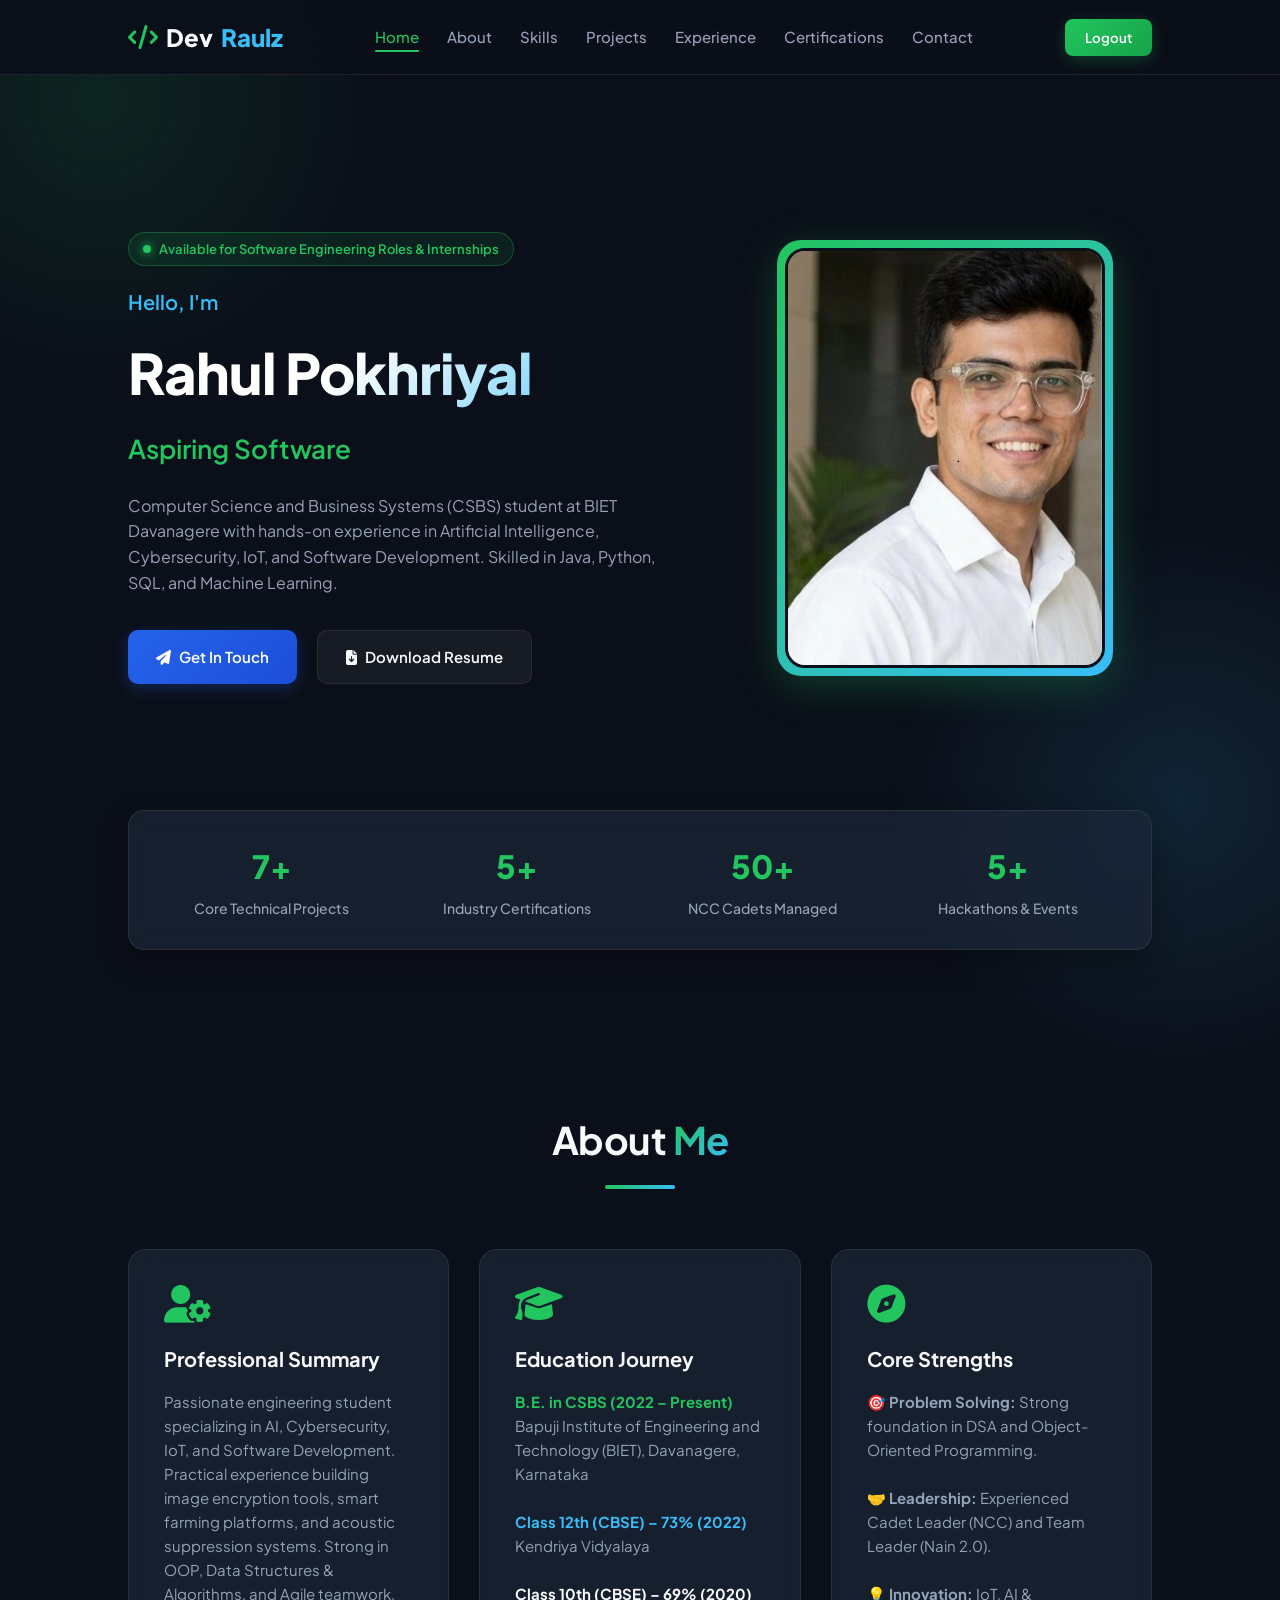
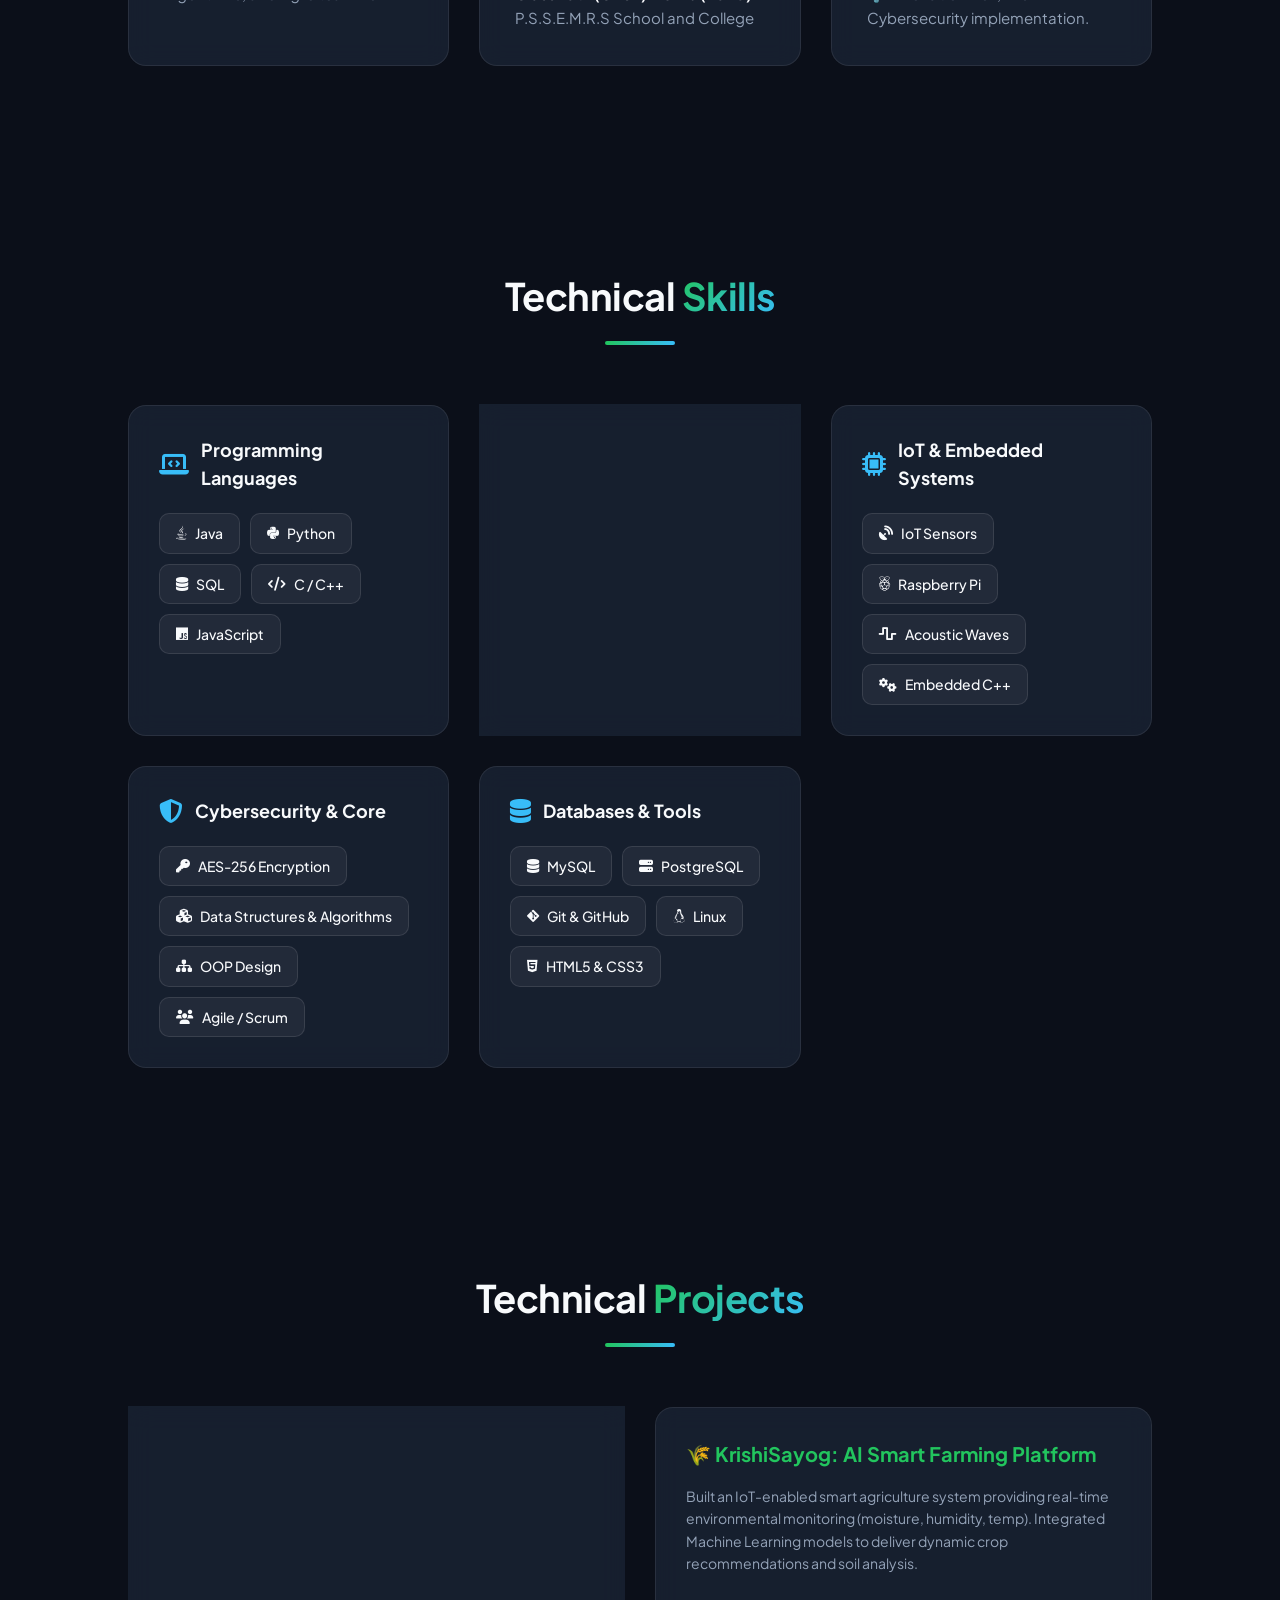
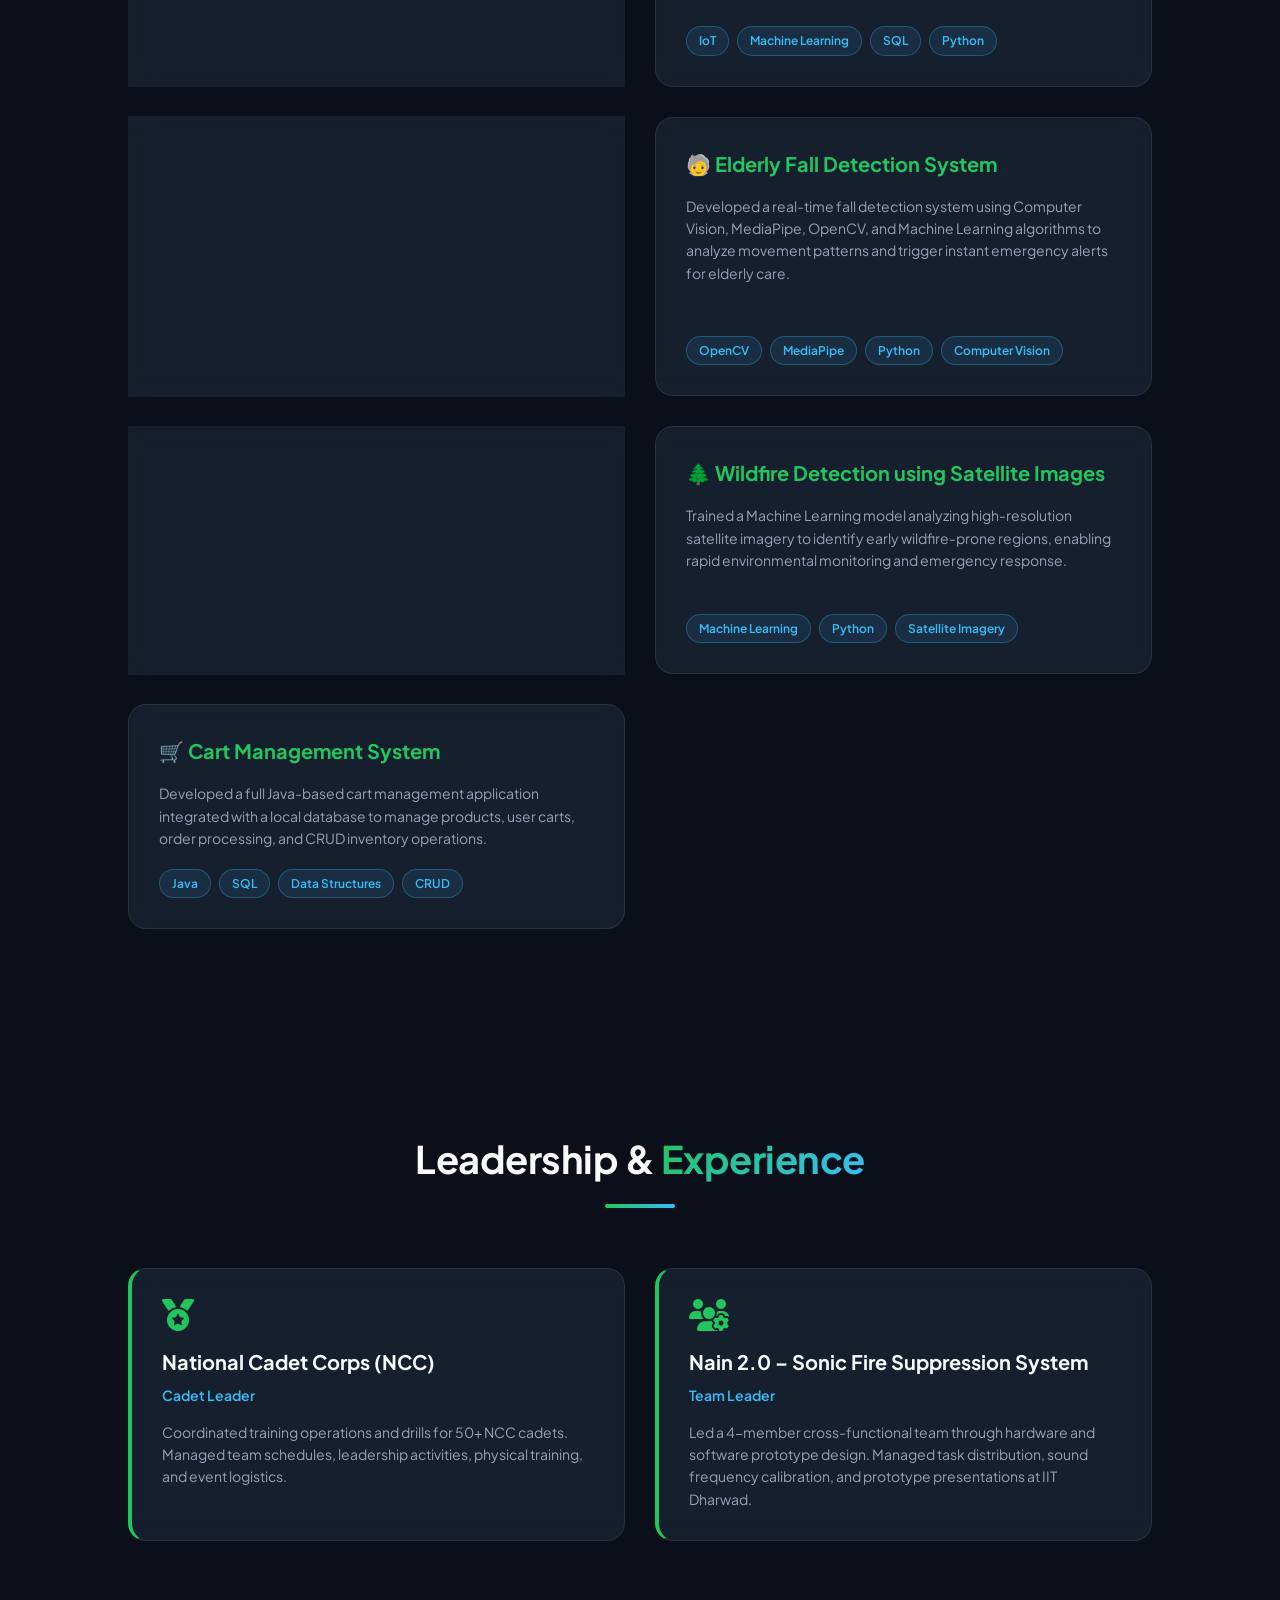
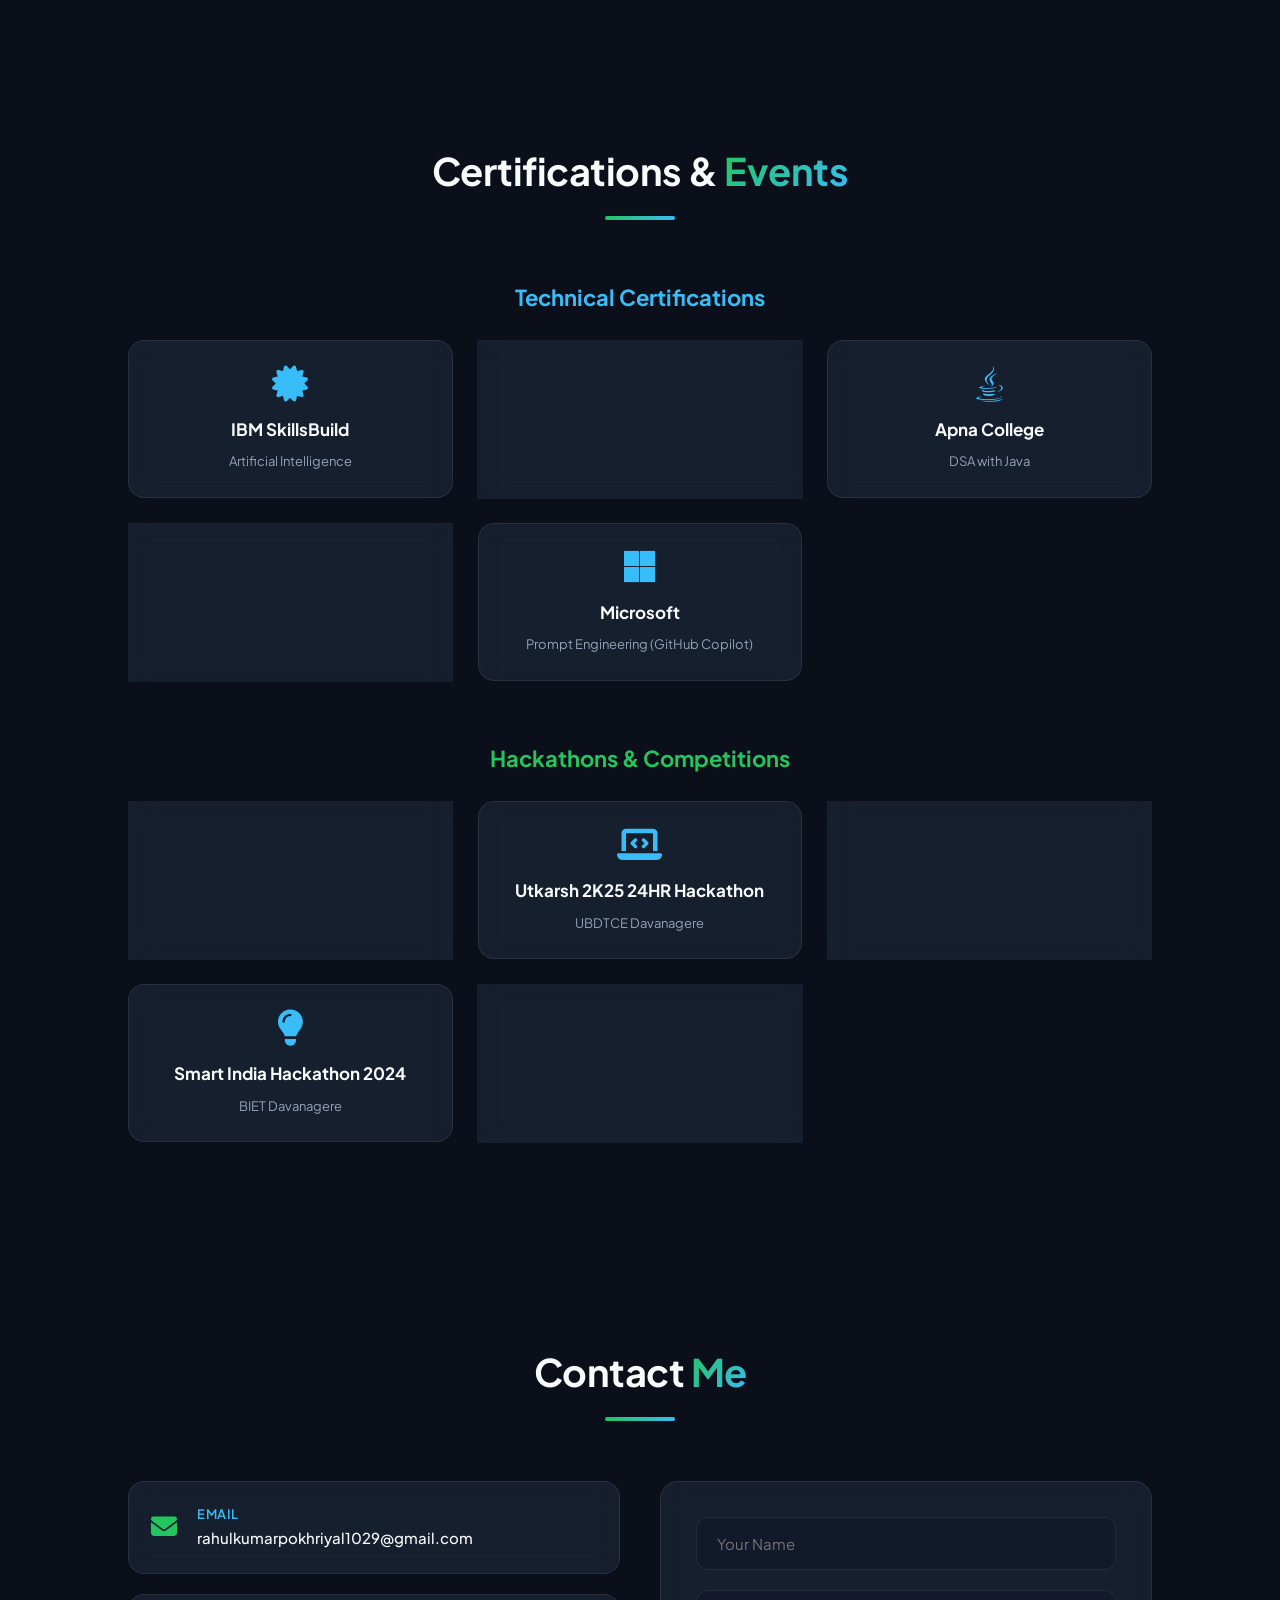
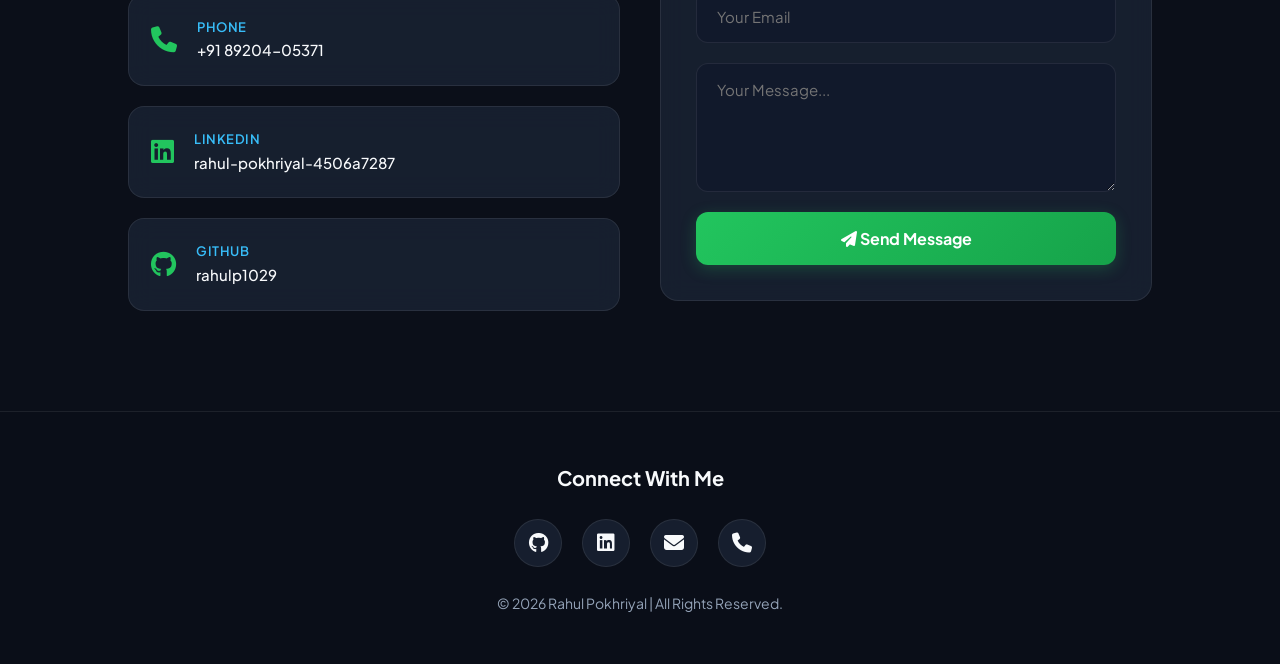
<file: index.html>
<!DOCTYPE html>
<html lang="en">
<head>
    <meta charset="UTF-8">
    <meta name="viewport" content="width=device-width, initial-scale=1.0">
    <title>Rahul Pokhriyal | Software Engineer Portfolio</title>
    <link rel="stylesheet" href="css/style.css?v=8">
    <link rel="stylesheet" href="https://cdnjs.cloudflare.com/ajax/libs/font-awesome/6.5.2/css/all.min.css">
</head>
<body>
    <!-- ================= NAVBAR ================= -->
    <header>
        <nav class="navbar">
            <div class="logo">
                <i class="fa-solid fa-code"></i>
                Dev<span>Raulz</span>
            </div>
            <ul class="nav-links">
                <li><a href="#home" class="active">Home</a></li>
                <li><a href="#about">About</a></li>
                <li><a href="#skills">Skills</a></li>
                <li><a href="#projects">Projects</a></li>
                <li><a href="#experience">Experience</a></li>
                <li><a href="#certifications">Certifications</a></li>
                <li><a href="#contact">Contact</a></li>
            </ul>
            <button id="logoutBtn">
                Logout
            </button>
        </nav>
    </header>

    <!-- ================= HERO ================= -->
    <section class="hero" id="home">
        <div class="hero-text">
            <div class="status-badge">
                <span class="status-dot"></span> Available for Software Engineering Roles & Internships
            </div>
            <h3>Hello, I'm</h3>
            <h1>Rahul Pokhriyal</h1>
            <h2>
                <span id="typing"></span>
            </h2>
            <p>
                Computer Science and Business Systems (CSBS) student at BIET Davanagere with hands-on experience in Artificial Intelligence, Cybersecurity, IoT, and Software Development. Skilled in Java, Python, SQL, and Machine Learning.
            </p>
            <div class="buttons">
                <a href="#contact" class="btn btn-primary">
                    <i class="fa-solid fa-paper-plane"></i> Get In Touch
                </a>
                <a href="RESUME.pdf" class="btn btn-secondary" target="_blank">
                    <i class="fa-solid fa-file-arrow-down"></i> Download Resume
                </a>
            </div>
        </div>
        <div class="hero-image">
            <div class="avatar-wrapper">
                <img src="images/profile.jpg?v=7" alt="Rahul Pokhriyal Profile">
            </div>
        </div>
    </section>

    <!-- ================= STATS BANNER ================= -->
    <section class="stats-section">
        <div class="stats-banner">
            <div class="stat-item">
                <div class="stat-number">7+</div>
                <div class="stat-label">Core Technical Projects</div>
            </div>
            <div class="stat-item">
                <div class="stat-number">5+</div>
                <div class="stat-label">Industry Certifications</div>
            </div>
            <div class="stat-item">
                <div class="stat-number">50+</div>
                <div class="stat-label">NCC Cadets Managed</div>
            </div>
            <div class="stat-item">
                <div class="stat-number">5+</div>
                <div class="stat-label">Hackathons & Events</div>
            </div>
        </div>
    </section>

    <!-- ================= ABOUT ================= -->
    <section id="about">
        <h2 class="title">About <span>Me</span></h2>
        <div class="about-container">
            <div class="about-card">
                <i class="fa-solid fa-user-gear"></i>
                <h3>Professional Summary</h3>
                <p>
                    Passionate engineering student specializing in AI, Cybersecurity, IoT, and Software Development. Practical experience building image encryption tools, smart farming platforms, and acoustic suppression systems. Strong in OOP, Data Structures & Algorithms, and Agile teamwork.
                </p>
            </div>
            <div class="about-card">
                <i class="fa-solid fa-graduation-cap"></i>
                <h3>Education Journey</h3>
                <p style="text-align: left; margin-top: 10px;">
                    <strong style="color: var(--accent-green);">B.E. in CSBS (2022 – Present)</strong><br>
                    Bapuji Institute of Engineering and Technology (BIET), Davanagere, Karnataka<br><br>
                    <strong style="color: var(--accent-cyan);">Class 12th (CBSE) – 73% (2022)</strong><br>
                    Kendriya Vidyalaya<br><br>
                    <strong style="color: var(--text-main);">Class 10th (CBSE) – 69% (2020)</strong><br>
                    P.S.S.E.M.R.S School and College
                </p>
            </div>
            <div class="about-card">
                <i class="fa-solid fa-compass"></i>
                <h3>Core Strengths</h3>
                <p style="text-align: left; margin-top: 10px;">
                    🎯 <strong>Problem Solving:</strong> Strong foundation in DSA and Object-Oriented Programming.<br><br>
                    🤝 <strong>Leadership:</strong> Experienced Cadet Leader (NCC) and Team Leader (Nain 2.0).<br><br>
                    💡 <strong>Innovation:</strong> IoT, AI & Cybersecurity implementation.
                </p>
            </div>
        </div>
    </section>

    <!-- ================= SKILLS ================= -->
    <section id="skills">
        <h2 class="title">Technical <span>Skills</span></h2>
        <div class="skills-container">
            
            <div class="skill-category">
                <div class="category-header">
                    <i class="fa-solid fa-laptop-code"></i>
                    <h3>Programming Languages</h3>
                </div>
                <div class="skill-tags">
                    <span class="skill-chip"><i class="fa-brands fa-java"></i> Java</span>
                    <span class="skill-chip"><i class="fa-brands fa-python"></i> Python</span>
                    <span class="skill-chip"><i class="fa-solid fa-database"></i> SQL</span>
                    <span class="skill-chip"><i class="fa-solid fa-code"></i> C / C++</span>
                    <span class="skill-chip"><i class="fa-brands fa-js"></i> JavaScript</span>
                </div>
            </div>

            <div class="skill-category">
                <div class="category-header">
                    <i class="fa-solid fa-brain"></i>
                    <h3>AI & Machine Learning</h3>
                </div>
                <div class="skill-tags">
                    <span class="skill-chip"><i class="fa-solid fa-robot"></i> Machine Learning</span>
                    <span class="skill-chip"><i class="fa-solid fa-eye"></i> Computer Vision</span>
                    <span class="skill-chip"><i class="fa-solid fa-chart-line"></i> NumPy & Pandas</span>
                    <span class="skill-chip"><i class="fa-solid fa-project-diagram"></i> Scikit-Learn</span>
                </div>
            </div>

            <div class="skill-category">
                <div class="category-header">
                    <i class="fa-solid fa-microchip"></i>
                    <h3>IoT & Embedded Systems</h3>
                </div>
                <div class="skill-tags">
                    <span class="skill-chip"><i class="fa-solid fa-satellite-dish"></i> IoT Sensors</span>
                    <span class="skill-chip"><i class="fa-brands fa-raspberry-pi"></i> Raspberry Pi</span>
                    <span class="skill-chip"><i class="fa-solid fa-wave-square"></i> Acoustic Waves</span>
                    <span class="skill-chip"><i class="fa-solid fa-gears"></i> Embedded C++</span>
                </div>
            </div>

            <div class="skill-category">
                <div class="category-header">
                    <i class="fa-solid fa-shield-halved"></i>
                    <h3>Cybersecurity & Core</h3>
                </div>
                <div class="skill-tags">
                    <span class="skill-chip"><i class="fa-solid fa-key"></i> AES-256 Encryption</span>
                    <span class="skill-chip"><i class="fa-solid fa-cubes"></i> Data Structures & Algorithms</span>
                    <span class="skill-chip"><i class="fa-solid fa-sitemap"></i> OOP Design</span>
                    <span class="skill-chip"><i class="fa-solid fa-users"></i> Agile / Scrum</span>
                </div>
            </div>

            <div class="skill-category">
                <div class="category-header">
                    <i class="fa-solid fa-database"></i>
                    <h3>Databases & Tools</h3>
                </div>
                <div class="skill-tags">
                    <span class="skill-chip"><i class="fa-solid fa-database"></i> MySQL</span>
                    <span class="skill-chip"><i class="fa-solid fa-server"></i> PostgreSQL</span>
                    <span class="skill-chip"><i class="fa-brands fa-git-alt"></i> Git & GitHub</span>
                    <span class="skill-chip"><i class="fa-brands fa-linux"></i> Linux</span>
                    <span class="skill-chip"><i class="fa-brands fa-html5"></i> HTML5 & CSS3</span>
                </div>
            </div>

        </div>
    </section>

    <!-- ================= PROJECTS ================= -->
    <section id="projects">
        <h2 class="title">Technical <span>Projects</span></h2>
        <div class="project-container">

            <div class="project-card">
                <div>
                    <h3>🛡️ CyberCloak: Secure Image Encryption Platform</h3>
                    <p>
                        Developed a high-security image encryption platform leveraging the <strong>AES-256 algorithm</strong> for safe image storage and transmission. Engineered frontend and backend modules to process client-side image encryption seamlessly.
                    </p>
                </div>
                <div class="project-badges">
                    <span class="badge">Python</span>
                    <span class="badge">AES-256</span>
                    <span class="badge">Cybersecurity</span>
                </div>
            </div>

            <div class="project-card">
                <div>
                    <h3>🌾 KrishiSayog: AI Smart Farming Platform</h3>
                    <p>
                        Built an IoT-enabled smart agriculture system providing real-time environmental monitoring (moisture, humidity, temp). Integrated Machine Learning models to deliver dynamic crop recommendations and soil analysis.
                    </p>
                </div>
                <div class="project-badges">
                    <span class="badge">IoT</span>
                    <span class="badge">Machine Learning</span>
                    <span class="badge">SQL</span>
                    <span class="badge">Python</span>
                </div>
            </div>

            <div class="project-card">
                <div>
                    <h3>🔥 Sonic Fire: Acoustic Fire Suppression System</h3>
                    <p>
                        Designed and built a physical prototype acoustic fire suppression system that extinguishes flames using low-frequency sound waves. Researched Computer Vision integration for automated fire identification.
                    </p>
                </div>
                <div class="project-badges">
                    <span class="badge">Embedded Systems</span>
                    <span class="badge">C++</span>
                    <span class="badge">Computer Vision</span>
                </div>
            </div>

            <div class="project-card">
                <div>
                    <h3>🧓 Elderly Fall Detection System</h3>
                    <p>
                        Developed a real-time fall detection system using Computer Vision, MediaPipe, OpenCV, and Machine Learning algorithms to analyze movement patterns and trigger instant emergency alerts for elderly care.
                    </p>
                </div>
                <div class="project-badges">
                    <span class="badge">OpenCV</span>
                    <span class="badge">MediaPipe</span>
                    <span class="badge">Python</span>
                    <span class="badge">Computer Vision</span>
                </div>
            </div>

            <div class="project-card">
                <div>
                    <h3>🏧 RFID ATM Simulation System</h3>
                    <p>
                        Engineered an ATM simulation platform using Raspberry Pi, RFID reader technology, Python, and embedded hardware. Delivers secure card-based user authentication and core banking operations.
                    </p>
                </div>
                <div class="project-badges">
                    <span class="badge">Raspberry Pi</span>
                    <span class="badge">RFID</span>
                    <span class="badge">Python</span>
                    <span class="badge">Embedded C++</span>
                </div>
            </div>

            <div class="project-card">
                <div>
                    <h3>🌲 Wildfire Detection using Satellite Images</h3>
                    <p>
                        Trained a Machine Learning model analyzing high-resolution satellite imagery to identify early wildfire-prone regions, enabling rapid environmental monitoring and emergency response.
                    </p>
                </div>
                <div class="project-badges">
                    <span class="badge">Machine Learning</span>
                    <span class="badge">Python</span>
                    <span class="badge">Satellite Imagery</span>
                </div>
            </div>

            <div class="project-card">
                <div>
                    <h3>🛒 Cart Management System</h3>
                    <p>
                        Developed a full Java-based cart management application integrated with a local database to manage products, user carts, order processing, and CRUD inventory operations.
                    </p>
                </div>
                <div class="project-badges">
                    <span class="badge">Java</span>
                    <span class="badge">SQL</span>
                    <span class="badge">Data Structures</span>
                    <span class="badge">CRUD</span>
                </div>
            </div>

        </div>
    </section>

    <!-- ================= LEADERSHIP & EXPERIENCE ================= -->
    <section id="experience">
        <h2 class="title">Leadership & <span>Experience</span></h2>
        <div class="exp-grid">
            <div class="exp-card">
                <i class="fa-solid fa-medal"></i>
                <h3>National Cadet Corps (NCC)</h3>
                <div class="role">Cadet Leader</div>
                <p>
                    Coordinated training operations and drills for 50+ NCC cadets. Managed team schedules, leadership activities, physical training, and event logistics.
                </p>
            </div>
            <div class="exp-card">
                <i class="fa-solid fa-users-gear"></i>
                <h3>Nain 2.0 – Sonic Fire Suppression System</h3>
                <div class="role">Team Leader</div>
                <p>
                    Led a 4-member cross-functional team through hardware and software prototype design. Managed task distribution, sound frequency calibration, and prototype presentations at IIT Dharwad.
                </p>
            </div>
        </div>
    </section>

    <!-- ================= CERTIFICATIONS & HACKATHONS ================= -->
    <section id="certifications">
        <h2 class="title">Certifications & <span>Events</span></h2>
        
        <h3 style="color: var(--accent-cyan); font-size: 22px; margin-bottom: 25px; text-align: center;">Technical Certifications</h3>
        <div class="cert-grid" style="margin-bottom: 60px;">
            <div class="cert-card">
                <i class="fa-solid fa-certificate"></i>
                <h3>IBM SkillsBuild</h3>
                <p>Artificial Intelligence</p>
            </div>
            <div class="cert-card">
                <i class="fa-solid fa-robot"></i>
                <h3>IBM SkillsBuild</h3>
                <p>Introduction to Generative AI</p>
            </div>
            <div class="cert-card">
                <i class="fa-brands fa-java"></i>
                <h3>Apna College</h3>
                <p>DSA with Java</p>
            </div>
            <div class="cert-card">
                <i class="fa-solid fa-infinity"></i>
                <h3>Springboard | Infosys</h3>
                <p>DevOps Foundation</p>
            </div>
            <div class="cert-card">
                <i class="fa-brands fa-microsoft"></i>
                <h3>Microsoft</h3>
                <p>Prompt Engineering (GitHub Copilot)</p>
            </div>
        </div>

        <h3 style="color: var(--accent-green); font-size: 22px; margin-bottom: 25px; text-align: center;">Hackathons & Competitions</h3>
        <div class="hackathon-grid">
            <div class="hackathon-card">
                <i class="fa-solid fa-trophy"></i>
                <h3>Utkarsh 2K26 24HR Hackathon</h3>
                <p>UBDTCE Davanagere</p>
            </div>
            <div class="hackathon-card">
                <i class="fa-solid fa-laptop-code"></i>
                <h3>Utkarsh 2K25 24HR Hackathon</h3>
                <p>UBDTCE Davanagere</p>
            </div>
            <div class="hackathon-card">
                <i class="fa-solid fa-chart-line"></i>
                <h3>Utkarsh 2K25 Startup Simulation</h3>
                <p>UBDTCE Davanagere</p>
            </div>
            <div class="hackathon-card">
                <i class="fa-solid fa-lightbulb"></i>
                <h3>Smart India Hackathon 2024</h3>
                <p>BIET Davanagere</p>
            </div>
            <div class="hackathon-card">
                <i class="fa-solid fa-building-columns"></i>
                <h3>Nain 2.0 Innovation Event</h3>
                <p>IIT Dharwad</p>
            </div>
        </div>
    </section>

    <!-- ================= CONTACT ================= -->
    <section id="contact">
        <h2 class="title">Contact <span>Me</span></h2>
        <div class="contact-container">
            <div class="contact-info">
                <div class="info-item">
                    <i class="fa-solid fa-envelope"></i>
                    <div>
                        <h4>Email</h4>
                        <a href="mailto:rahulkumarpokhriyal1029@gmail.com">rahulkumarpokhriyal1029@gmail.com</a>
                    </div>
                </div>
                <div class="info-item">
                    <i class="fa-solid fa-phone"></i>
                    <div>
                        <h4>Phone</h4>
                        <a href="tel:+918920405371">+91 89204-05371</a>
                    </div>
                </div>
                <div class="info-item">
                    <i class="fa-brands fa-linkedin"></i>
                    <div>
                        <h4>LinkedIn</h4>
                        <a href="https://linkedin.com/in/rahul-pokhriyal-4506a7287" target="_blank">rahul-pokhriyal-4506a7287</a>
                    </div>
                </div>
                <div class="info-item">
                    <i class="fa-brands fa-github"></i>
                    <div>
                        <h4>GitHub</h4>
                        <a href="https://github.com/rahulp1029" target="_blank">rahulp1029</a>
                    </div>
                </div>
            </div>

            <form id="contactForm">
                <input type="text" placeholder="Your Name" required>
                <input type="email" placeholder="Your Email" required>
                <textarea rows="5" placeholder="Your Message..." required></textarea>
                <button type="submit"><i class="fa-solid fa-paper-plane"></i> Send Message</button>
            </form>
        </div>
    </section>

    <!-- ================= FOOTER ================= -->
    <footer>
        <h3>Connect With Me</h3>
        <div class="social">
            <a href="https://github.com/rahulp1029" target="_blank" title="GitHub">
                <i class="fab fa-github"></i>
            </a>
            <a href="https://linkedin.com/in/rahul-pokhriyal-4506a7287" target="_blank" title="LinkedIn">
                <i class="fab fa-linkedin"></i>
            </a>
            <a href="mailto:rahulkumarpokhriyal1029@gmail.com" title="Email">
                <i class="fa-solid fa-envelope"></i>
            </a>
            <a href="tel:+918920405371" title="Phone">
                <i class="fa-solid fa-phone"></i>
            </a>
        </div>
        <p>
            ©️ 2026 Rahul Pokhriyal | All Rights Reserved
        </p>
    </footer>

    <script src="js/auth.js"></script>
    <script src="js/script.js"></script>
</body>
</html>
</file>
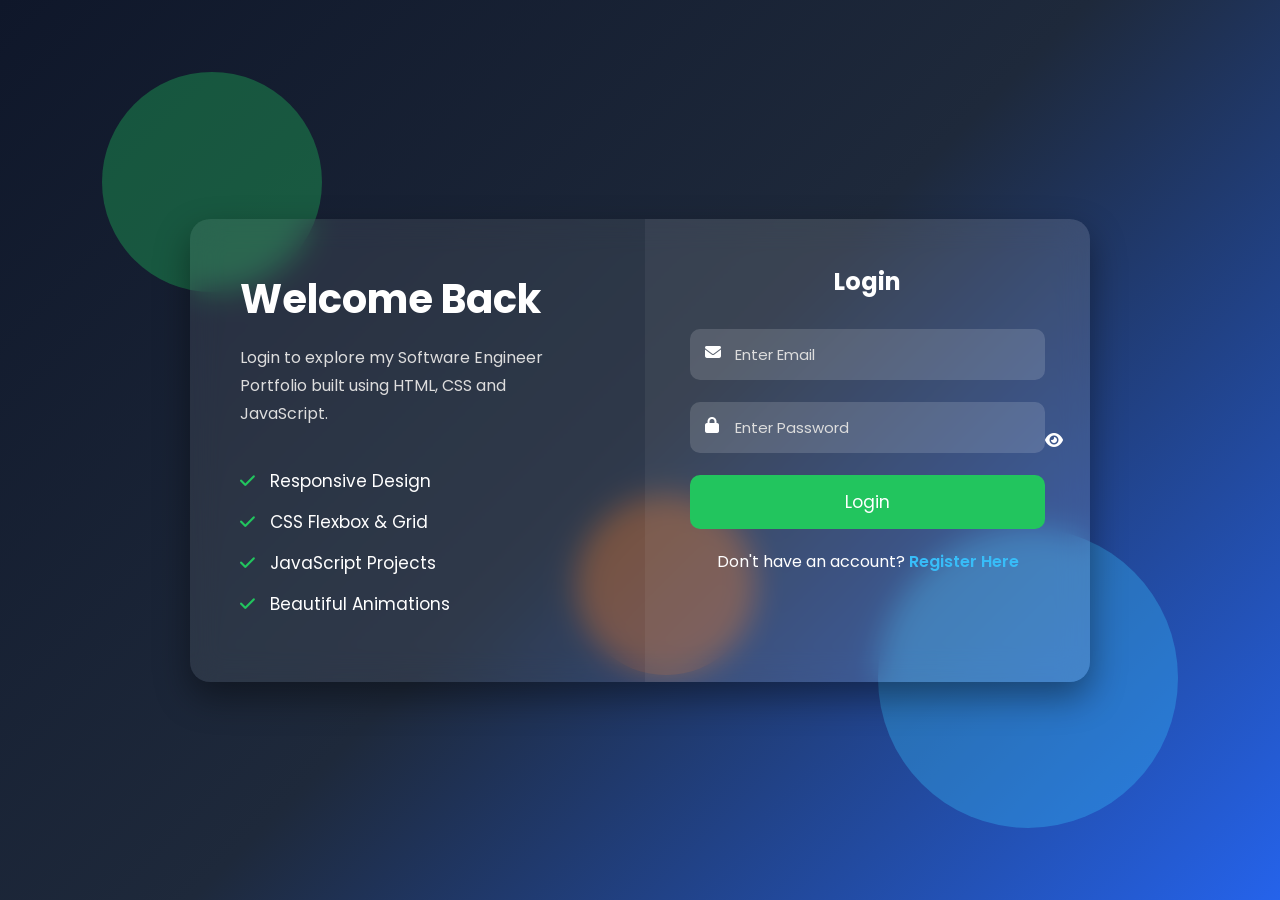
<file: login.html>
<!DOCTYPE html>
<html lang="en">
<head>
    <meta charset="UTF-8">
    <meta name="viewport" content="width=device-width, initial-scale=1.0">
    <title>Login | Software Engineer Portfolio</title>
    <link rel="stylesheet" href="css/login.css">
    <link rel="stylesheet"
    href="https://cdnjs.cloudflare.com/ajax/libs/font-awesome/6.5.2/css/all.min.css">
</head>
<body>
<div class="background">
    <div class="circle c1"></div>
    <div class="circle c2"></div>
    <div class="circle c3"></div>
</div>
<div class="container">
    <div class="left">
        <h1>Welcome Back</h1>
        <p>
            Login to explore my Software Engineer Portfolio
            built using HTML, CSS and JavaScript.
        </p>
        <ul>
            <li><i class="fa-solid fa-check"></i> Responsive Design</li>
            <li><i class="fa-solid fa-check"></i> CSS Flexbox & Grid</li>
            <li><i class="fa-solid fa-check"></i> JavaScript Projects</li>
            <li><i class="fa-solid fa-check"></i> Beautiful Animations</li>
        </ul>
    </div>
    <div class="right">
        <form id="loginForm">
            <h2>Login</h2>
            <div class="input-box">
                <i class="fa-solid fa-envelope"></i>
                <input
                type="email"
                id="loginEmail"
                placeholder="Enter Email"
                required>
            </div>
            <div class="input-box">
                <i class="fa-solid fa-lock"></i>
                <input
                type="password"
                id="loginPassword"
                placeholder="Enter Password"
                required>
                <span id="togglePassword">
                    <i class="fa-solid fa-eye"></i>
                </span>
            </div>
            <button type="submit">
                Login
            </button>
            <p class="register-text">
                Don't have an account?
                <a href="register.html">
                    Register Here
                </a>
            </p>
        </form>
    </div>
</div>
<script src="js/auth.js"></script>
</body>
</html>
</file>
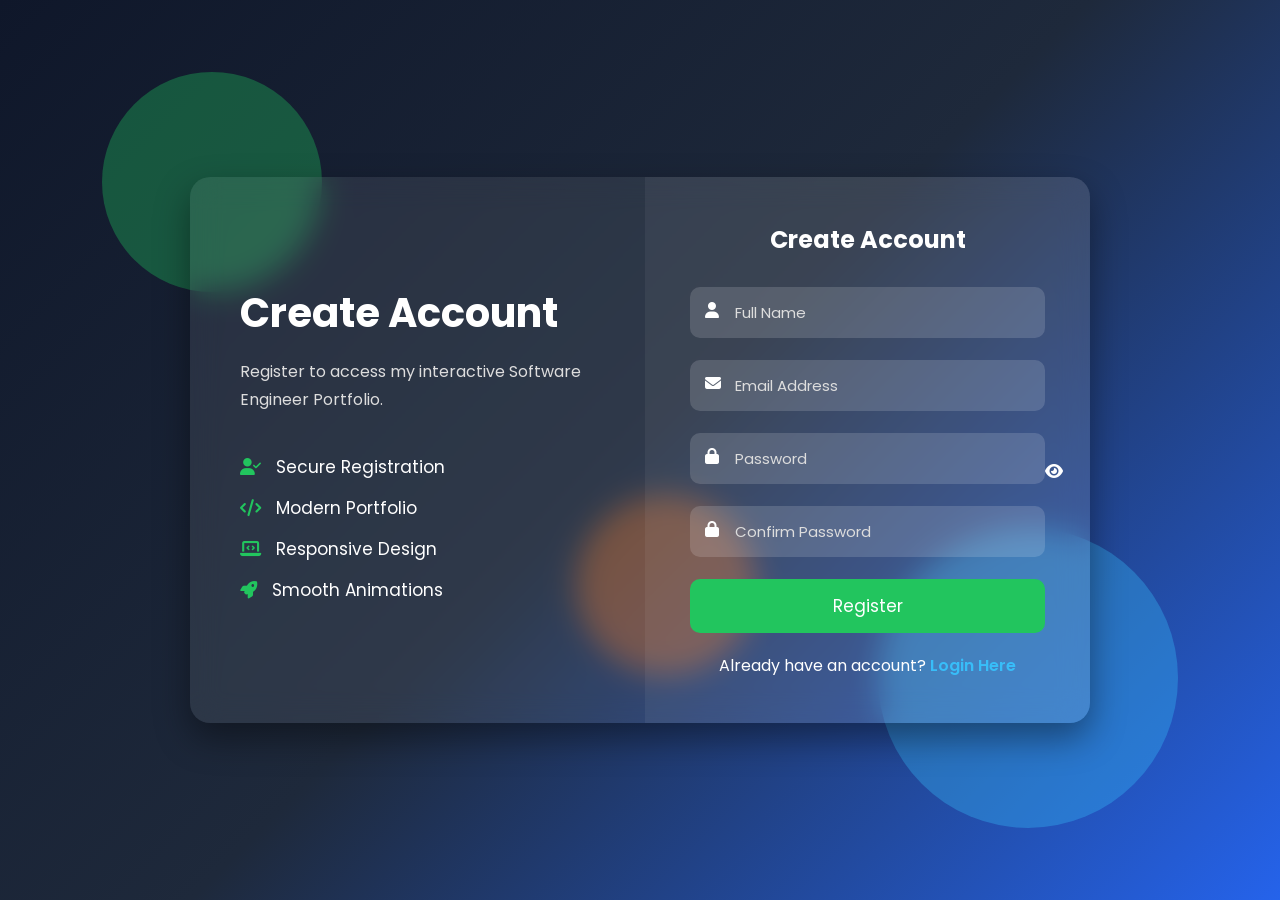
<file: register.html>
<!DOCTYPE html>
<html lang="en">
<head>
    <meta charset="UTF-8">
    <meta name="viewport" content="width=device-width, initial-scale=1.0">
    <title>Register | Software Engineer Portfolio</title>
    <link rel="stylesheet" href="css/login.css">
    <link rel="stylesheet"
    href="https://cdnjs.cloudflare.com/ajax/libs/font-awesome/6.5.2/css/all.min.css">
</head>
<body>
<div class="background">
    <div class="circle c1"></div>
    <div class="circle c2"></div>
    <div class="circle c3"></div>
</div>
<div class="container">
    <div class="left">
        <h1>Create Account</h1>
        <p>
            Register to access my interactive Software Engineer Portfolio.
        </p>
        <ul>
            <li>
                <i class="fa-solid fa-user-check"></i>
                Secure Registration
            </li>
            <li>
                <i class="fa-solid fa-code"></i>
                Modern Portfolio
            </li>
            <li>
                <i class="fa-solid fa-laptop-code"></i>
                Responsive Design
            </li>
            <li>
                <i class="fa-solid fa-rocket"></i>
                Smooth Animations
            </li>
        </ul>
    </div>
    <div class="right">
        <form id="registerForm">
            <h2>Create Account</h2>
            <div class="input-box">
                <i class="fa-solid fa-user"></i>
                <input
                type="text"
                id="registerName"
                placeholder="Full Name"
                required>
            </div>
            <div class="input-box">
                <i class="fa-solid fa-envelope"></i>
                <input
                type="email"
                id="registerEmail"
                placeholder="Email Address"
                required>
            </div>
            <div class="input-box">
                <i class="fa-solid fa-lock"></i>
                <input
                type="password"
                id="registerPassword"
                placeholder="Password"
                required>
                <span id="toggleRegisterPassword">
                    <i class="fa-solid fa-eye"></i>
                </span>
            </div>
            <div class="input-box">
                <i class="fa-solid fa-lock"></i>
                <input
                type="password"
                id="confirmPassword"
                placeholder="Confirm Password"
                required>
            </div>
            <button type="submit">
                Register
            </button>
            <p class="register-text">
                Already have an account?
                <a href="login.html">
                    Login Here
                </a>
            </p>
        </form>
    </div>
</div>
<script src="js/auth.js"></script>
</body>
</html>
</file>
<file: css/style.css>
@import url('https://fonts.googleapis.com/css2?family=Plus+Jakarta+Sans:wght@300;400;500;600;700;800&display=swap');

*{
    margin:0;
    padding:0;
    box-sizing:border-box;
    scroll-behavior:smooth;
    font-family:'Plus Jakarta Sans', sans-serif;
}

:root {
    --bg-dark: #0b0f19;
    --card-bg: rgba(30, 41, 59, 0.65);
    --border-color: rgba(255, 255, 255, 0.08);
    --accent-green: #22c55e;
    --accent-green-glow: rgba(34, 197, 94, 0.25);
    --accent-cyan: #38bdf8;
    --accent-cyan-glow: rgba(56, 189, 248, 0.25);
    --text-main: #f8fafc;
    --text-muted: #94a3b8;
}

body{
    background: var(--bg-dark);
    color: var(--text-main);
    line-height:1.6;
    overflow-x:hidden;
}

/* Background subtle ambient glows */
body::before {
    content: "";
    position: fixed;
    top: -200px;
    left: -200px;
    width: 600px;
    height: 600px;
    background: radial-gradient(circle, rgba(34, 197, 94, 0.12) 0%, transparent 70%);
    z-index: -1;
    pointer-events: none;
}

body::after {
    content: "";
    position: fixed;
    bottom: -200px;
    right: -200px;
    width: 600px;
    height: 600px;
    background: radial-gradient(circle, rgba(56, 189, 248, 0.12) 0%, transparent 70%);
    z-index: -1;
    pointer-events: none;
}

section{
    padding:100px 10%;
}

.title{
    text-align:center;
    font-size:38px;
    font-weight:700;
    margin-bottom:60px;
    color: var(--text-main);
    position:relative;
    letter-spacing: -0.5px;
}

.title span {
    background: linear-gradient(135deg, var(--accent-green), var(--accent-cyan));
    -webkit-background-clip: text;
    -webkit-text-fill-color: transparent;
}

.title::after{
    content:"";
    width:70px;
    height:4px;
    background: linear-gradient(90deg, var(--accent-green), var(--accent-cyan));
    display:block;
    margin:14px auto 0;
    border-radius:10px;
}

/* Header & Navbar */
header{
    position:sticky;
    top:0;
    z-index:1000;
}

.navbar{
    display:flex;
    justify-content:space-between;
    align-items:center;
    padding:18px 10%;
    background: rgba(11, 15, 25, 0.85);
    backdrop-filter: blur(16px);
    border-bottom: 1px solid var(--border-color);
}

.logo{
    font-size:24px;
    font-weight:800;
    color: var(--text-main);
    display: flex;
    align-items: center;
    gap: 8px;
}

.logo i{
    color: var(--accent-green);
}

.logo span {
    color: var(--accent-cyan);
}

.nav-links{
    display:flex;
    list-style:none;
    gap:28px;
}

.nav-links a{
    text-decoration:none;
    color: var(--text-muted);
    font-weight: 500;
    font-size: 15px;
    transition:.3s;
    position: relative;
}

.nav-links a:hover, .nav-links a.active{
    color: var(--accent-green);
}

.nav-links a.active::after {
    content: "";
    position: absolute;
    bottom: -6px;
    left: 0;
    width: 100%;
    height: 2px;
    background: var(--accent-green);
    border-radius: 2px;
}

#logoutBtn{
    padding:10px 20px;
    background: linear-gradient(135deg, var(--accent-green), #16a34a);
    color:#fff;
    font-weight: 600;
    border:none;
    border-radius:8px;
    cursor:pointer;
    transition:.3s;
    box-shadow: 0 4px 15px var(--accent-green-glow);
}

#logoutBtn:hover{
    transform:translateY(-2px);
    box-shadow: 0 6px 20px rgba(34, 197, 94, 0.4);
}

/* Hero Section */
.hero{
    display:flex;
    justify-content:space-between;
    align-items:center;
    gap:60px;
    min-height:85vh;
}

.status-badge {
    display: inline-flex;
    align-items: center;
    gap: 8px;
    background: rgba(34, 197, 94, 0.1);
    border: 1px solid rgba(34, 197, 94, 0.3);
    color: var(--accent-green);
    font-size: 13px;
    font-weight: 600;
    padding: 6px 14px;
    border-radius: 20px;
    margin-bottom: 20px;
}

.status-dot {
    width: 8px;
    height: 8px;
    background: var(--accent-green);
    border-radius: 50%;
    box-shadow: 0 0 10px var(--accent-green);
    animation: pulse 2s infinite;
}

@keyframes pulse {
    0% { transform: scale(0.95); box-shadow: 0 0 0 0 rgba(34, 197, 94, 0.7); }
    70% { transform: scale(1); box-shadow: 0 0 0 8px rgba(34, 197, 94, 0); }
    100% { transform: scale(0.95); box-shadow: 0 0 0 0 rgba(34, 197, 94, 0); }
}

.hero-text{
    flex:1.2;
}

.hero-text h3{
    color: var(--accent-cyan);
    font-size:20px;
    font-weight: 600;
}

.hero-text h1{
    font-size:56px;
    font-weight: 800;
    margin:10px 0;
    letter-spacing: -1px;
    background: linear-gradient(135deg, #ffffff 40%, var(--accent-cyan));
    -webkit-background-clip: text;
    -webkit-text-fill-color: transparent;
}

.hero-text h2{
    color: var(--accent-green);
    margin-bottom:20px;
    font-size: 26px;
    font-weight: 600;
    min-height:45px;
}

.hero-text p{
    color: var(--text-muted);
    font-size: 16px;
    margin-bottom:35px;
    max-width: 600px;
}

.buttons{
    display:flex;
    gap:20px;
}

.btn{
    padding:14px 28px;
    text-decoration:none;
    border-radius:10px;
    font-weight: 600;
    font-size: 15px;
    transition:.3s;
    display: inline-flex;
    align-items: center;
    gap: 8px;
}

.btn-primary{
    color:#fff;
    background: linear-gradient(135deg, #2563eb, #1d4ed8);
    box-shadow: 0 4px 15px rgba(37, 99, 235, 0.3);
}

.btn-primary:hover{
    transform:translateY(-3px);
    box-shadow: 0 8px 25px rgba(37, 99, 235, 0.45);
}

.btn-secondary{
    color: var(--text-main);
    background: rgba(255, 255, 255, 0.05);
    border: 1px solid var(--border-color);
}

.btn-secondary:hover{
    background: rgba(255, 255, 255, 0.1);
    transform:translateY(-3px);
    border-color: var(--accent-cyan);
}

.hero-image{
    flex:0.9;
    display:flex;
    justify-content:center;
    position: relative;
}

.avatar-wrapper {
    position: relative;
    padding: 8px;
    border-radius: 24px;
    background: linear-gradient(135deg, var(--accent-green), var(--accent-cyan));
    box-shadow: 0 10px 40px var(--accent-green-glow);
}

.avatar-wrapper img{
    width:320px;
    height:420px;
    object-fit: cover;
    object-position: center 85%;
    border-radius:20px;
    display: block;
    border: 3px solid var(--bg-dark);
}

/* Stats Bar */
.stats-section {
    padding: 0 10%;
    margin-top: -30px;
    margin-bottom: 60px;
    width: 100%;
}

.stats-banner {
    width: 100%;
    display: grid;
    grid-template-columns: repeat(4, 1fr);
    gap: 20px;
    background: var(--card-bg);
    border: 1px solid var(--border-color);
    backdrop-filter: blur(12px);
    padding: 30px;
    border-radius: 16px;
    box-shadow: 0 10px 30px rgba(0,0,0,0.3);
}

.stat-item {
    text-align: center;
}

.stat-number {
    font-size: 32px;
    font-weight: 800;
    color: var(--accent-green);
}

.stat-label {
    color: var(--text-muted);
    font-size: 14px;
    font-weight: 500;
    margin-top: 4px;
}

/* About Section */
.about-container{
    display:grid;
    grid-template-columns:repeat(auto-fit,minmax(300px,1fr));
    gap:30px;
}

.about-card{
    background: var(--card-bg);
    border: 1px solid var(--border-color);
    backdrop-filter: blur(12px);
    padding:35px;
    border-radius:18px;
    transition:.4s;
}

.about-card:hover{
    transform:translateY(-6px);
    border-color: var(--accent-green);
    box-shadow:0 12px 30px var(--accent-green-glow);
}

.about-card i{
    font-size:38px;
    color: var(--accent-green);
    margin-bottom:20px;
}

.about-card h3{
    margin-bottom:15px;
    font-size: 20px;
    font-weight: 700;
}

.about-card p{
    color: var(--text-muted);
    font-size: 15px;
}

/* Skills Section */
.skills-container {
    display: grid;
    grid-template-columns: repeat(auto-fit, minmax(320px, 1fr));
    gap: 30px;
}

.skill-category {
    background: var(--card-bg);
    border: 1px solid var(--border-color);
    backdrop-filter: blur(12px);
    padding: 30px;
    border-radius: 18px;
    transition: .4s;
}

.skill-category:hover {
    border-color: var(--accent-cyan);
    box-shadow: 0 10px 30px var(--accent-cyan-glow);
}

.category-header {
    display: flex;
    align-items: center;
    gap: 12px;
    margin-bottom: 20px;
}

.category-header i {
    font-size: 24px;
    color: var(--accent-cyan);
}

.category-header h3 {
    font-size: 18px;
    font-weight: 700;
}

.skill-tags {
    display: flex;
    flex-wrap: wrap;
    gap: 10px;
}

.skill-chip {
    background: rgba(255, 255, 255, 0.05);
    border: 1px solid rgba(255, 255, 255, 0.1);
    color: var(--text-main);
    padding: 8px 16px;
    border-radius: 10px;
    font-size: 14px;
    font-weight: 500;
    display: flex;
    align-items: center;
    gap: 8px;
    transition: .3s;
}

.skill-chip:hover {
    background: rgba(34, 197, 94, 0.15);
    border-color: var(--accent-green);
    color: var(--accent-green);
}

/* Projects Section */
.project-container{
    display:grid;
    grid-template-columns:repeat(auto-fit,minmax(330px,1fr));
    gap:30px;
}

.project-card{
    background: var(--card-bg);
    border: 1px solid var(--border-color);
    backdrop-filter: blur(12px);
    padding:30px;
    border-radius:18px;
    transition:.4s;
    display: flex;
    flex-direction: column;
    justify-content: space-between;
}

.project-card:hover{
    transform:translateY(-8px);
    border-color: var(--accent-green);
    box-shadow:0 12px 35px var(--accent-green-glow);
}

.project-card h3{
    color: var(--accent-green);
    font-size: 20px;
    font-weight: 700;
    margin-bottom:15px;
}

.project-card p{
    color: var(--text-muted);
    font-size: 14px;
    margin-bottom: 20px;
}

.project-badges{
    display:flex;
    flex-wrap:wrap;
    gap:8px;
    margin-top:auto;
}

.badge{
    background: rgba(56, 189, 248, 0.1);
    color: var(--accent-cyan);
    font-size: 12px;
    font-weight: 600;
    padding: 4px 12px;
    border-radius: 20px;
    border: 1px solid rgba(56, 189, 248, 0.3);
}

/* Leadership & Experience Section */
.exp-grid{
    display:grid;
    grid-template-columns:repeat(auto-fit,minmax(330px,1fr));
    gap:30px;
}

.exp-card{
    background: var(--card-bg);
    border: 1px solid var(--border-color);
    border-left: 4px solid var(--accent-green);
    backdrop-filter: blur(12px);
    padding:30px;
    border-radius:18px;
    transition:.4s;
}

.exp-card:hover{
    transform:translateY(-5px);
    box-shadow:0 10px 30px var(--accent-green-glow);
}

.exp-card i{
    font-size:32px;
    color: var(--accent-green);
    margin-bottom:15px;
}

.exp-card h3{
    color: var(--text-main);
    font-size:20px;
    font-weight: 700;
    margin-bottom:6px;
}

.exp-card .role{
    color: var(--accent-cyan);
    font-weight:600;
    font-size:14px;
    margin-bottom:14px;
}

.exp-card p{
    color: var(--text-muted);
    font-size:14px;
}

/* Certifications & Hackathons */
.cert-grid, .hackathon-grid{
    display:grid;
    grid-template-columns:repeat(auto-fit,minmax(260px,1fr));
    gap:25px;
}

.cert-card, .hackathon-card{
    background: var(--card-bg);
    border: 1px solid var(--border-color);
    backdrop-filter: blur(12px);
    padding:25px;
    border-radius:16px;
    transition:.4s;
    text-align: center;
}

.cert-card:hover, .hackathon-card:hover{
    transform:translateY(-5px);
    border-color: var(--accent-cyan);
    box-shadow:0 8px 25px var(--accent-cyan-glow);
}

.cert-card i, .hackathon-card i{
    font-size:36px;
    color: var(--accent-cyan);
    margin-bottom:14px;
}

.cert-card h3, .hackathon-card h3{
    color: var(--text-main);
    font-size:17px;
    font-weight: 700;
    margin-bottom:8px;
}

.cert-card p, .hackathon-card p{
    color: var(--text-muted);
    font-size:13px;
}

/* Contact Section */
.contact-container{
    display:grid;
    grid-template-columns:repeat(auto-fit,minmax(320px,1fr));
    gap:40px;
    align-items:start;
}

.contact-info{
    display:flex;
    flex-direction:column;
    gap:20px;
}

.info-item{
    display:flex;
    align-items:center;
    gap:20px;
    background: var(--card-bg);
    border: 1px solid var(--border-color);
    backdrop-filter: blur(12px);
    padding:22px;
    border-radius:16px;
    transition: .3s;
}

.info-item:hover {
    border-color: var(--accent-green);
    transform: translateX(5px);
}

.info-item i{
    font-size:26px;
    color: var(--accent-green);
}

.info-item h4{
    color: var(--accent-cyan);
    font-size:13px;
    font-weight: 600;
    text-transform: uppercase;
    letter-spacing: 0.5px;
}

.info-item p, .info-item a{
    color: var(--text-main);
    font-size:15px;
    font-weight: 500;
    text-decoration:none;
}

.info-item a:hover{
    color: var(--accent-green);
}

#contactForm{
    background: var(--card-bg);
    border: 1px solid var(--border-color);
    backdrop-filter: blur(12px);
    padding: 35px;
    border-radius: 18px;
    display:flex;
    flex-direction:column;
    gap:20px;
}

#contactForm input,
#contactForm textarea{
    padding:16px 20px;
    border: 1px solid var(--border-color);
    outline:none;
    border-radius:12px;
    background: rgba(15, 23, 42, 0.6);
    color:#fff;
    font-size:15px;
    transition: .3s;
}

#contactForm input:focus,
#contactForm textarea:focus{
    border-color: var(--accent-green);
    box-shadow: 0 0 15px var(--accent-green-glow);
}

#contactForm button{
    padding:16px;
    border:none;
    background: linear-gradient(135deg, var(--accent-green), #16a34a);
    color:#fff;
    font-size:16px;
    font-weight: 700;
    border-radius:12px;
    cursor:pointer;
    transition:.3s;
    box-shadow: 0 4px 15px var(--accent-green-glow);
}

#contactForm button:hover{
    transform:translateY(-3px);
    box-shadow:0 8px 25px rgba(34, 197, 94, 0.45);
}

/* Footer */
footer{
    background: rgba(11, 15, 25, 0.95);
    border-top: 1px solid var(--border-color);
    text-align:center;
    padding:50px 20px;
}

footer h3{
    margin-bottom:25px;
    color: var(--text-main);
    font-size: 20px;
    font-weight: 700;
}

.social{
    display:flex;
    justify-content:center;
    gap:20px;
    margin-bottom:25px;
}

.social a{
    width:48px;
    height:48px;
    display:flex;
    justify-content:center;
    align-items:center;
    background: var(--card-bg);
    border: 1px solid var(--border-color);
    border-radius:50%;
    text-decoration:none;
    color: var(--text-main);
    font-size:20px;
    transition:.4s;
}

.social a:hover{
    background: var(--accent-green);
    color: #fff;
    border-color: var(--accent-green);
    transform:translateY(-4px);
    box-shadow: 0 6px 20px var(--accent-green-glow);
}

footer p{
    color: var(--text-muted);
    font-size: 14px;
}

/* Animations & Responsive */
@media(max-width:992px){
    .hero{
        flex-direction:column-reverse;
        text-align:center;
    }
    .hero-text h1{
        font-size:42px;
    }
    .hero-text p {
        margin: 0 auto 30px;
    }
    .buttons{
        justify-content:center;
    }
    .navbar{
        flex-direction:column;
        gap:15px;
    }
    .nav-links{
        gap:18px;
    }
}

@media(max-width:768px){
    section{
        padding:70px 5%;
    }
    .stats-section {
        padding: 0 5%;
        margin-top: 20px;
    }
    .stats-banner {
        grid-template-columns: repeat(2, 1fr);
    }
    .avatar-wrapper img{
        width:220px;
        height:220px;
    }
}
</file>
<file: css/login.css>
@import url('https://fonts.googleapis.com/css2?family=Poppins:wght@300;400;500;600;700&display=swap');

*{
    margin:0;
    padding:0;
    box-sizing:border-box;
    font-family:'Poppins',sans-serif;
}

body{
    min-height:100vh;
    display:flex;
    justify-content:center;
    align-items:center;
    overflow:hidden;
    background:linear-gradient(135deg,#0f172a,#1e293b,#2563eb);
}

.background{
    position:fixed;
    width:100%;
    height:100%;
    overflow:hidden;
    z-index:-1;
}

.circle{
    position:absolute;
    border-radius:50%;
    opacity:.35;
    animation:float 8s infinite ease-in-out;
}

.c1{
    width:220px;
    height:220px;
    background:#22c55e;
    top:8%;
    left:8%;
}

.c2{
    width:300px;
    height:300px;
    background:#38bdf8;
    bottom:8%;
    right:8%;
    animation-duration:10s;
}

.c3{
    width:180px;
    height:180px;
    background:#f97316;
    top:55%;
    left:45%;
    animation-duration:12s;
}

@keyframes float{
    0%{
        transform:translateY(0);
    }
    50%{
        transform:translateY(-35px);
    }
    100%{
        transform:translateY(0);
    }
}

.container{
    width:900px;
    max-width:95%;
    display:flex;
    border-radius:20px;
    overflow:hidden;
    background:rgba(255,255,255,.08);
    backdrop-filter:blur(15px);
    box-shadow:0 15px 35px rgba(0,0,0,.4);
}

.left{
    flex:1;
    padding:50px;
    color:#fff;
    display:flex;
    flex-direction:column;
    justify-content:center;
}

.left h1{
    font-size:40px;
    margin-bottom:15px;
}

.left p{
    line-height:28px;
    color:#ddd;
    margin-bottom:25px;
}

.left ul{
    list-style:none;
}

.left ul li{
    margin:15px 0;
    font-size:17px;
}

.left i{
    color:#22c55e;
    margin-right:10px;
}

.right{
    flex:1;
    padding:45px;
    background:rgba(255,255,255,.05);
}

.right h2{
    text-align:center;
    color:#fff;
    margin-bottom:30px;
}

.input-box{
    position:relative;
    margin-bottom:22px;
}

.input-box input{
    width:100%;
    padding:14px 45px;
    border:none;
    outline:none;
    border-radius:10px;
    background:rgba(255,255,255,.15);
    color:#fff;
    font-size:15px;
    transition:.4s;
}

.input-box input::placeholder{
    color:#ddd;
}

.input-box input:focus{
    background:rgba(255,255,255,.25);
    transform:scale(1.02);
}

.input-box i{
    position:absolute;
    left:15px;
    top:15px;
    color:#fff;
}

#togglePassword,
#toggleRegisterPassword{
    position:absolute;
    right:15px;
    top:15px;
    cursor:pointer;
    color:#fff;
}

button{
    width:100%;
    padding:14px;
    border:none;
    border-radius:10px;
    cursor:pointer;
    background:#22c55e;
    color:#fff;
    font-size:17px;
    transition:.4s;
}

button:hover{
    background:#16a34a;
    transform:translateY(-3px);
    box-shadow:0 10px 20px rgba(0,0,0,.3);
}

.register-text{
    margin-top:20px;
    text-align:center;
    color:#fff;
}

.register-text a{
    color:#38bdf8;
    text-decoration:none;
    font-weight:600;
}

.register-text a:hover{
    text-decoration:underline;
}

.container:hover{
    transform:scale(1.01);
    transition:.5s;
}

@media(max-width:900px){
    .container{
        flex-direction:column;
    }
    .left{
        text-align:center;
        padding:35px;
    }
    .right{
        padding:35px;
    }
    .left h1{
        font-size:30px;
    }
}

@media(max-width:500px){
    .left{
        display:none;
    }
    .right{
        width:100%;
    }
    button{
        font-size:15px;
    }
    .input-box input{
        padding:12px 40px;
    }
}
</file>
